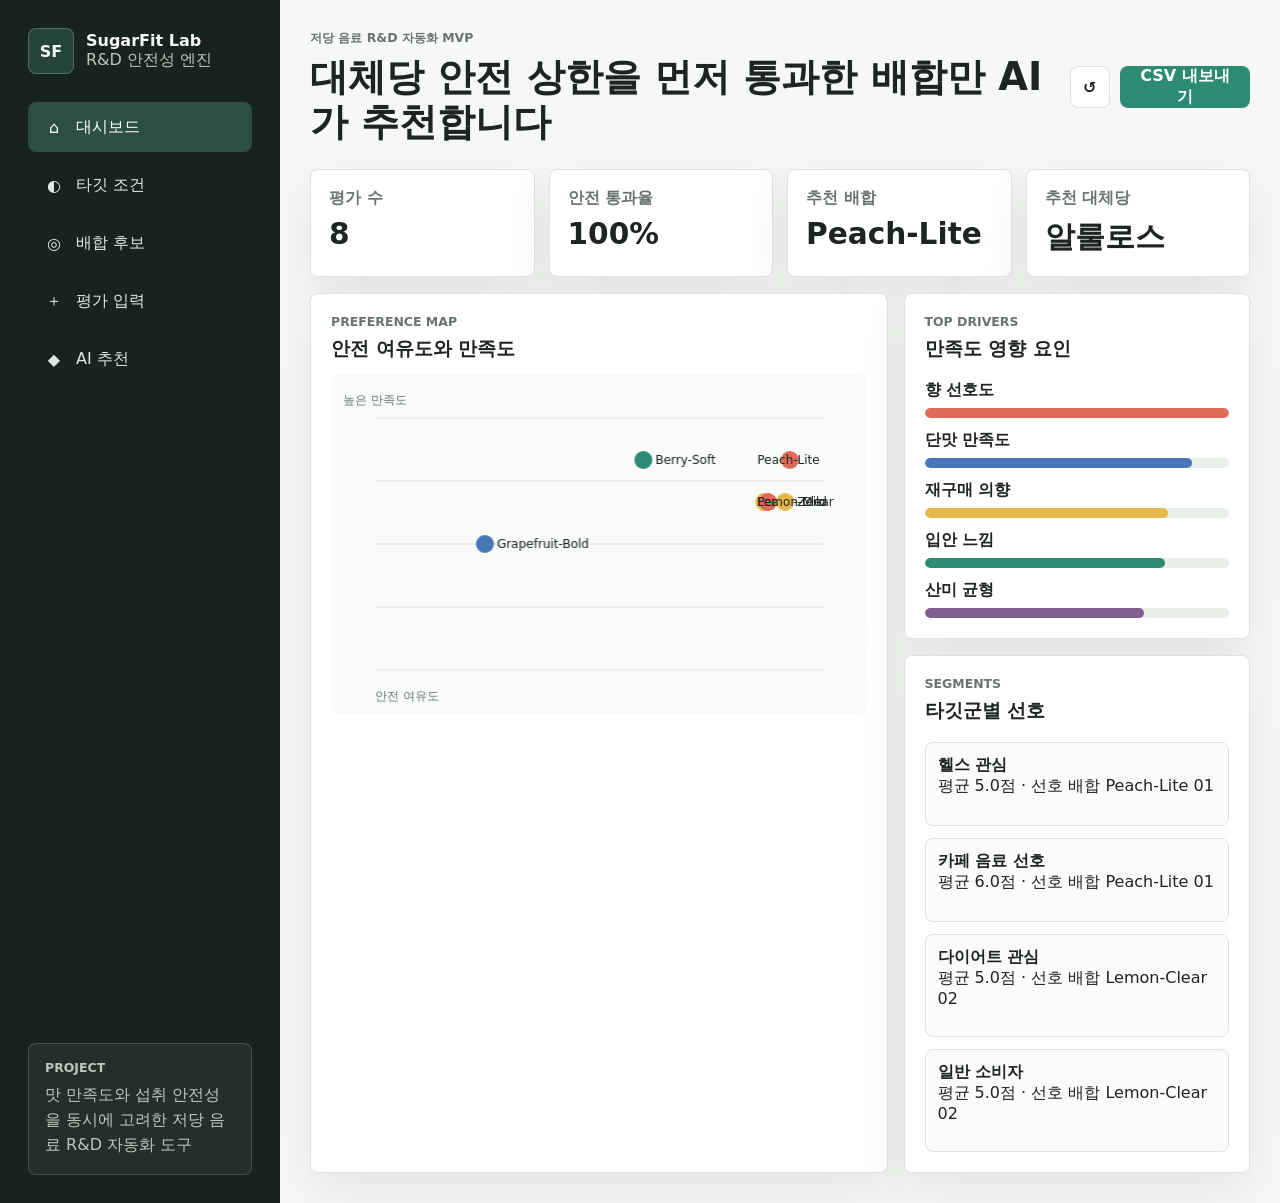
<file: index.html>
<!doctype html>
<html lang="ko">
  <head>
    <meta charset="UTF-8" />
    <meta name="viewport" content="width=device-width, initial-scale=1.0" />
    <title>SugarFit Lab R&D</title>
    <link rel="stylesheet" href="styles.css" />
  </head>
  <body>
    <div class="app-shell">
      <aside class="sidebar">
        <div class="brand">
          <div class="brand-mark">SF</div>
          <div>
            <strong>SugarFit Lab</strong>
            <span>R&D 안전성 엔진</span>
          </div>
        </div>

        <nav class="nav-tabs" aria-label="주요 화면">
          <button class="nav-button active" data-tab="dashboard" title="대시보드">
            <span aria-hidden="true">⌂</span>
            대시보드
          </button>
          <button class="nav-button" data-tab="profile" title="타깃 조건">
            <span aria-hidden="true">◐</span>
            타깃 조건
          </button>
          <button class="nav-button" data-tab="formulas" title="배합 후보">
            <span aria-hidden="true">◎</span>
            배합 후보
          </button>
          <button class="nav-button" data-tab="survey" title="평가 입력">
            <span aria-hidden="true">＋</span>
            평가 입력
          </button>
          <button class="nav-button" data-tab="recommend" title="AI 추천">
            <span aria-hidden="true">◆</span>
            AI 추천
          </button>
        </nav>

        <div class="study-card">
          <span class="label">Project</span>
          <p>맛 만족도와 섭취 안전성을 동시에 고려한 저당 음료 R&D 자동화 도구</p>
        </div>
      </aside>

      <main class="workspace">
        <header class="topbar">
          <div>
            <p class="eyebrow">저당 음료 R&D 자동화 MVP</p>
            <h1>대체당 안전 상한을 먼저 통과한 배합만 AI가 추천합니다</h1>
          </div>
          <div class="top-actions">
            <button id="resetData" class="ghost-button" type="button" title="샘플 데이터 초기화">↺</button>
            <button id="exportCsv" class="primary-button" type="button">CSV 내보내기</button>
          </div>
        </header>

        <section id="dashboard" class="tab-panel active">
          <div class="metric-grid">
            <article class="metric">
              <span>평가 수</span>
              <strong id="metricCount">0</strong>
            </article>
            <article class="metric">
              <span>안전 통과율</span>
              <strong id="metricAverage">0.0</strong>
            </article>
            <article class="metric">
              <span>추천 배합</span>
              <strong id="metricBest">-</strong>
            </article>
            <article class="metric">
              <span>추천 대체당</span>
              <strong id="metricSweetener">-</strong>
            </article>
          </div>

          <div class="dashboard-grid">
            <section class="panel wide-panel">
              <div class="panel-heading">
                <div>
                  <span class="label">Preference Map</span>
                  <h2>안전 여유도와 만족도</h2>
                </div>
              </div>
              <canvas id="scatterChart" width="920" height="360" aria-label="안전 여유도와 만족도 산점도"></canvas>
            </section>

            <section class="panel">
              <div class="panel-heading">
                <div>
                  <span class="label">Top Drivers</span>
                  <h2>만족도 영향 요인</h2>
                </div>
              </div>
              <div id="driverBars" class="bar-stack"></div>
            </section>

            <section class="panel">
              <div class="panel-heading">
                <div>
                  <span class="label">Segments</span>
                  <h2>타깃군별 선호</h2>
                </div>
              </div>
              <div id="segmentList" class="segment-list"></div>
            </section>
          </div>
        </section>

        <section id="profile" class="tab-panel">
          <div class="profile-layout">
            <form id="profileForm" class="panel profile-panel">
              <div class="panel-heading">
                <div>
                  <span class="label">Personal Profile</span>
                  <h2>타깃 소비자 조건</h2>
                </div>
              </div>

              <div class="form-grid">
                <label>
                  개발 목표
                  <select name="goal">
                    <option value="sugarControl">혈당 관리</option>
                    <option value="diet">체중 관리</option>
                    <option value="fitness">운동/단백질 식단</option>
                    <option value="daily">일상 저당 섭취</option>
                  </select>
                </label>
                <label>
                  음료 종류
                  <select name="drinkType">
                    <option>아이스티</option>
                    <option>에이드</option>
                    <option>요거트 드링크</option>
                    <option>탄산 음료</option>
                  </select>
                </label>
                <label>
                  체중 기준(kg)
                  <input name="weight" type="number" min="30" max="120" value="60" required />
                </label>
                <label>
                  1회 제공량(ml)
                  <input name="servingMl" type="number" min="100" max="700" value="350" required />
                </label>
                <label>
                  목표 당도
                  <select name="sweetPreference">
                    <option value="mild">은은한 단맛</option>
                    <option value="medium">보통 단맛</option>
                    <option value="strong">강한 단맛</option>
                  </select>
                </label>
                <label>
                  선호 향
                  <select name="flavorPreference">
                    <option>복숭아</option>
                    <option>레몬</option>
                    <option>자몽</option>
                    <option>베리</option>
                  </select>
                </label>
                <label>
                  위장 민감도
                  <select name="giSensitivity">
                    <option value="low">낮음</option>
                    <option value="medium">보통</option>
                    <option value="high">높음</option>
                  </select>
                </label>
              </div>

              <div class="checkbox-row">
                <label><input name="avoidAftertaste" type="checkbox" /> 끝맛 민감</label>
                <label><input name="lowCalorie" type="checkbox" checked /> 저칼로리 우선</label>
              </div>

              <button class="primary-button full-button" type="submit">조건 저장</button>
            </form>

            <section class="panel">
              <div class="panel-heading">
                <div>
                  <span class="label">Current</span>
                  <h2>안전성 엔진 기준</h2>
                </div>
              </div>
              <div id="profileSummary" class="profile-summary"></div>
            </section>
          </div>
        </section>

        <section id="formulas" class="tab-panel">
          <div class="section-toolbar">
            <div>
              <span class="label">Formula Library</span>
              <h2>실험 배합 후보</h2>
            </div>
            <button id="openFormulaForm" class="primary-button" type="button">배합 추가</button>
          </div>

          <form id="formulaForm" class="inline-form hidden">
            <label>
              배합명
              <input name="name" required placeholder="예: Peach-Lite 05" />
            </label>
            <label>
              향
              <select name="flavor">
                <option>복숭아</option>
                <option>레몬</option>
                <option>자몽</option>
                <option>베리</option>
              </select>
            </label>
            <label>
              대체당
              <select name="sweetenerType">
                <option>알룰로스</option>
                <option>스테비아</option>
                <option>에리스리톨</option>
                <option>알룰로스+스테비아</option>
                <option>알룰로스+에리스리톨</option>
              </select>
            </label>
            <label>
              대체당 비율(%)
              <input name="sweetener" type="number" min="0" max="100" value="45" required />
            </label>
            <label>
              산미
              <input name="acid" type="number" min="1" max="7" value="4" required />
            </label>
            <label>
              차 농도
              <input name="tea" type="number" min="1" max="7" value="4" required />
            </label>
            <label>
              당(g)
              <input name="sugar" type="number" min="0" max="15" value="5" required />
            </label>
            <label>
              칼로리(kcal)
              <input name="calories" type="number" min="0" max="150" value="45" required />
            </label>
            <label>
              대체당 총량(mg)
              <input name="sweetenerMg" type="number" min="0" max="50000" value="1200" required />
            </label>
            <button class="primary-button" type="submit">저장</button>
          </form>

          <div id="formulaGrid" class="formula-grid"></div>
        </section>

        <section id="survey" class="tab-panel">
          <div class="survey-layout">
            <form id="surveyForm" class="panel survey-panel">
              <div class="panel-heading">
                <div>
                  <span class="label">Sensory Test</span>
                  <h2>관능평가 입력</h2>
                </div>
              </div>

              <label>
                참여자 그룹
                <select name="segment">
                  <option>헬스 관심</option>
                  <option>카페 음료 선호</option>
                  <option>다이어트 관심</option>
                  <option>일반 소비자</option>
                </select>
              </label>

              <label>
                평가 배합
                <select name="formulaId" id="formulaSelect"></select>
              </label>

              <div class="slider-grid">
                <label>
                  단맛 만족도
                  <input name="sweetness" type="range" min="1" max="7" value="5" />
                  <output>5</output>
                </label>
                <label>
                  산미 균형
                  <input name="balance" type="range" min="1" max="7" value="5" />
                  <output>5</output>
                </label>
                <label>
                  향 선호도
                  <input name="aroma" type="range" min="1" max="7" value="5" />
                  <output>5</output>
                </label>
                <label>
                  입안 느낌
                  <input name="mouthfeel" type="range" min="1" max="7" value="5" />
                  <output>5</output>
                </label>
                <label>
                  전체 만족도
                  <input name="overall" type="range" min="1" max="7" value="5" />
                  <output>5</output>
                </label>
                <label>
                  재구매 의향
                  <input name="repurchase" type="range" min="1" max="7" value="5" />
                  <output>5</output>
                </label>
              </div>

              <label>
                자유 의견
                <textarea name="comment" rows="4" placeholder="예: 단맛은 좋은데 끝맛이 조금 남음"></textarea>
              </label>

              <button class="primary-button full-button" type="submit">평가 저장</button>
            </form>

            <section class="panel">
              <div class="panel-heading">
                <div>
                  <span class="label">Recent</span>
                  <h2>최근 평가</h2>
                </div>
              </div>
              <div id="recentReviews" class="review-list"></div>
            </section>
          </div>
        </section>

        <section id="recommend" class="tab-panel">
          <div class="recommend-layout">
            <section class="panel hero-recommend">
              <div class="panel-heading">
                <div>
                  <span class="label">Next Experiment</span>
                  <h2>다음 실험 배합 추천</h2>
                </div>
              </div>
              <div id="recommendation" class="recommendation"></div>
            </section>

            <section class="panel">
              <div class="panel-heading">
                <div>
                  <span class="label">Why</span>
                  <h2>안전성·추천 근거</h2>
                </div>
              </div>
              <ul id="reasonList" class="reason-list"></ul>
            </section>
          </div>
        </section>
      </main>
    </div>

    <script src="app.js"></script>
  </body>
</html>
</file>
<file: styles.css>
:root {
  --bg: #f6f8f5;
  --surface: #ffffff;
  --ink: #1e2420;
  --muted: #68746d;
  --line: #dce4dc;
  --mint: #2d8b73;
  --mint-dark: #176754;
  --coral: #dd6b57;
  --yellow: #e5b84b;
  --blue: #4777b8;
  --shadow: 0 18px 50px rgba(29, 42, 35, 0.09);
}

* {
  box-sizing: border-box;
}

body {
  margin: 0;
  min-height: 100vh;
  background: var(--bg);
  color: var(--ink);
  font-family: Inter, "Pretendard", "Apple SD Gothic Neo", system-ui, sans-serif;
}

button,
input,
select,
textarea {
  font: inherit;
}

.app-shell {
  display: grid;
  grid-template-columns: 280px minmax(0, 1fr);
  min-height: 100vh;
}

.sidebar {
  display: flex;
  flex-direction: column;
  gap: 28px;
  padding: 28px;
  background: #17231d;
  color: #f7faf7;
}

.brand {
  display: flex;
  align-items: center;
  gap: 12px;
}

.brand-mark {
  display: grid;
  width: 46px;
  height: 46px;
  place-items: center;
  border: 1px solid rgba(255, 255, 255, 0.22);
  border-radius: 8px;
  background: #244437;
  font-weight: 800;
}

.brand strong,
.brand span {
  display: block;
}

.brand span,
.study-card,
.eyebrow,
.label {
  color: var(--muted);
}

.sidebar .brand span,
.sidebar .study-card,
.sidebar .label {
  color: #b9c8bf;
}

.nav-tabs {
  display: grid;
  gap: 8px;
}

.nav-button,
.ghost-button,
.primary-button {
  border: 0;
  cursor: pointer;
}

.nav-button {
  display: flex;
  align-items: center;
  gap: 10px;
  width: 100%;
  padding: 13px 14px;
  border-radius: 8px;
  background: transparent;
  color: #dce8e1;
  text-align: left;
}

.nav-button:hover,
.nav-button.active {
  background: #2d4f41;
  color: #ffffff;
}

.nav-button span {
  display: grid;
  width: 24px;
  height: 24px;
  place-items: center;
}

.study-card {
  margin-top: auto;
  padding: 16px;
  border: 1px solid rgba(255, 255, 255, 0.16);
  border-radius: 8px;
  background: rgba(255, 255, 255, 0.06);
}

.study-card p {
  margin: 8px 0 0;
  line-height: 1.55;
}

.workspace {
  min-width: 0;
  padding: 30px;
}

.topbar,
.section-toolbar,
.panel-heading {
  display: flex;
  align-items: center;
  justify-content: space-between;
  gap: 18px;
}

.topbar {
  margin-bottom: 24px;
}

.eyebrow,
.label {
  display: block;
  margin: 0 0 7px;
  font-size: 0.78rem;
  font-weight: 800;
  letter-spacing: 0;
  text-transform: uppercase;
}

h1,
h2,
p {
  margin-top: 0;
}

h1 {
  max-width: 780px;
  margin-bottom: 0;
  font-size: clamp(1.75rem, 3vw, 2.6rem);
  line-height: 1.18;
  letter-spacing: 0;
}

h2 {
  margin-bottom: 0;
  font-size: 1.2rem;
  letter-spacing: 0;
}

.top-actions {
  display: flex;
  gap: 10px;
}

.primary-button,
.ghost-button {
  min-height: 42px;
  border-radius: 8px;
  font-weight: 800;
}

.primary-button {
  padding: 0 16px;
  background: var(--mint);
  color: #fff;
}

.primary-button:hover {
  background: var(--mint-dark);
}

.ghost-button {
  width: 42px;
  border: 1px solid var(--line);
  background: var(--surface);
  color: var(--ink);
}

.tab-panel {
  display: none;
}

.tab-panel.active {
  display: block;
}

.metric-grid {
  display: grid;
  grid-template-columns: repeat(4, minmax(0, 1fr));
  gap: 14px;
  margin-bottom: 16px;
}

.metric,
.panel,
.inline-form,
.formula-card {
  border: 1px solid var(--line);
  border-radius: 8px;
  background: var(--surface);
  box-shadow: var(--shadow);
}

.metric {
  padding: 18px;
}

.metric span {
  color: var(--muted);
  font-weight: 700;
}

.metric strong {
  display: block;
  margin-top: 8px;
  font-size: 1.85rem;
}

.dashboard-grid,
.recommend-layout,
.survey-layout,
.profile-layout {
  display: grid;
  gap: 16px;
}

.dashboard-grid {
  grid-template-columns: minmax(0, 1.25fr) minmax(320px, 0.75fr);
}

.wide-panel {
  grid-row: span 2;
}

.profile-layout {
  grid-template-columns: minmax(0, 1.1fr) minmax(320px, 0.9fr);
}

.panel {
  padding: 20px;
}

canvas {
  width: 100%;
  max-width: 100%;
  height: 340px;
  margin-top: 12px;
  border-radius: 8px;
  background: #f9fbf8;
}

.bar-stack,
.segment-list,
.review-list,
.reason-list {
  display: grid;
  gap: 12px;
  margin-top: 18px;
}

.bar-item {
  display: grid;
  gap: 7px;
}

.bar-row {
  height: 10px;
  overflow: hidden;
  border-radius: 999px;
  background: #e8eee8;
}

.bar-fill {
  height: 100%;
  border-radius: inherit;
  background: var(--coral);
}

.segment-item,
.review-item,
.reason-list li {
  padding: 12px;
  border: 1px solid var(--line);
  border-radius: 8px;
  background: #fbfcfa;
}

.section-toolbar {
  margin-bottom: 16px;
}

.inline-form {
  display: grid;
  grid-template-columns: repeat(4, minmax(140px, 1fr));
  gap: 12px;
  align-items: end;
  margin-bottom: 16px;
  padding: 16px;
}

.hidden {
  display: none;
}

label {
  display: grid;
  gap: 7px;
  color: #344039;
  font-weight: 800;
}

input,
select,
textarea {
  width: 100%;
  border: 1px solid var(--line);
  border-radius: 8px;
  background: #fff;
  color: var(--ink);
}

input,
select {
  height: 42px;
  padding: 0 12px;
}

textarea {
  resize: vertical;
  padding: 12px;
}

.profile-panel {
  display: grid;
  gap: 18px;
}

.form-grid {
  display: grid;
  grid-template-columns: repeat(2, minmax(0, 1fr));
  gap: 16px;
}

.checkbox-row {
  display: flex;
  flex-wrap: wrap;
  gap: 12px;
}

.checkbox-row label {
  display: flex;
  align-items: center;
  gap: 8px;
  min-height: 42px;
  padding: 0 12px;
  border: 1px solid var(--line);
  border-radius: 8px;
  background: #fbfcfa;
}

.checkbox-row input {
  width: 18px;
  height: 18px;
  accent-color: var(--mint);
}

.profile-summary {
  display: grid;
  gap: 12px;
  margin-top: 18px;
}

.formula-grid {
  display: grid;
  grid-template-columns: repeat(3, minmax(240px, 1fr));
  gap: 14px;
}

.formula-card {
  padding: 18px;
}

.formula-card header {
  display: flex;
  justify-content: space-between;
  gap: 10px;
}

.pill {
  display: inline-flex;
  align-items: center;
  min-height: 28px;
  padding: 0 10px;
  border-radius: 999px;
  background: #edf5f0;
  color: var(--mint-dark);
  font-weight: 900;
}

.spec-grid {
  display: grid;
  grid-template-columns: repeat(2, minmax(0, 1fr));
  gap: 10px;
  margin-top: 18px;
}

.spec {
  padding: 10px;
  border-radius: 8px;
  background: #f7faf7;
}

.spec span {
  display: block;
  color: var(--muted);
  font-size: 0.8rem;
}

.spec strong {
  display: block;
  margin-top: 4px;
}

.survey-layout {
  grid-template-columns: minmax(0, 1.15fr) minmax(320px, 0.85fr);
}

.survey-panel {
  display: grid;
  gap: 18px;
}

.slider-grid {
  display: grid;
  grid-template-columns: repeat(2, minmax(0, 1fr));
  gap: 16px;
}

input[type="range"] {
  padding: 0;
  accent-color: var(--mint);
}

output {
  width: 34px;
  min-height: 28px;
  display: grid;
  place-items: center;
  border-radius: 8px;
  background: #edf5f0;
  color: var(--mint-dark);
  font-weight: 900;
}

.full-button {
  width: 100%;
}

.recommend-layout {
  grid-template-columns: minmax(0, 1.15fr) minmax(320px, 0.85fr);
}

.recommendation {
  display: grid;
  gap: 18px;
  margin-top: 18px;
}

.recommend-card {
  padding: 22px;
  border-radius: 8px;
  background: #f7fbf8;
}

.recommend-score {
  display: inline-flex;
  align-items: center;
  min-height: 34px;
  margin-bottom: 14px;
  padding: 0 12px;
  border-radius: 999px;
  background: #fff0e9;
  color: #a84835;
  font-weight: 900;
}

.recommend-card h3 {
  margin: 0 0 8px;
  font-size: 2rem;
}

.recommend-card p {
  color: var(--muted);
  line-height: 1.6;
}

.reason-list {
  padding-left: 0;
  list-style: none;
}

@media (max-width: 1080px) {
  .app-shell,
  .dashboard-grid,
  .survey-layout,
  .recommend-layout,
  .profile-layout {
    grid-template-columns: 1fr;
  }

  .sidebar {
    position: static;
  }

  .nav-tabs {
    grid-template-columns: repeat(5, minmax(0, 1fr));
  }

  .metric-grid,
  .formula-grid {
    grid-template-columns: repeat(2, minmax(0, 1fr));
  }

  .inline-form {
    grid-template-columns: repeat(2, minmax(0, 1fr));
  }
}

@media (max-width: 680px) {
  .workspace,
  .sidebar {
    padding: 18px;
  }

  .topbar,
  .section-toolbar {
    align-items: stretch;
    flex-direction: column;
  }

  .top-actions {
    width: 100%;
  }

  .top-actions .primary-button {
    flex: 1;
  }

  .nav-tabs,
  .metric-grid,
  .formula-grid,
  .slider-grid,
  .form-grid,
  .inline-form {
    grid-template-columns: 1fr;
  }
}
</file>
